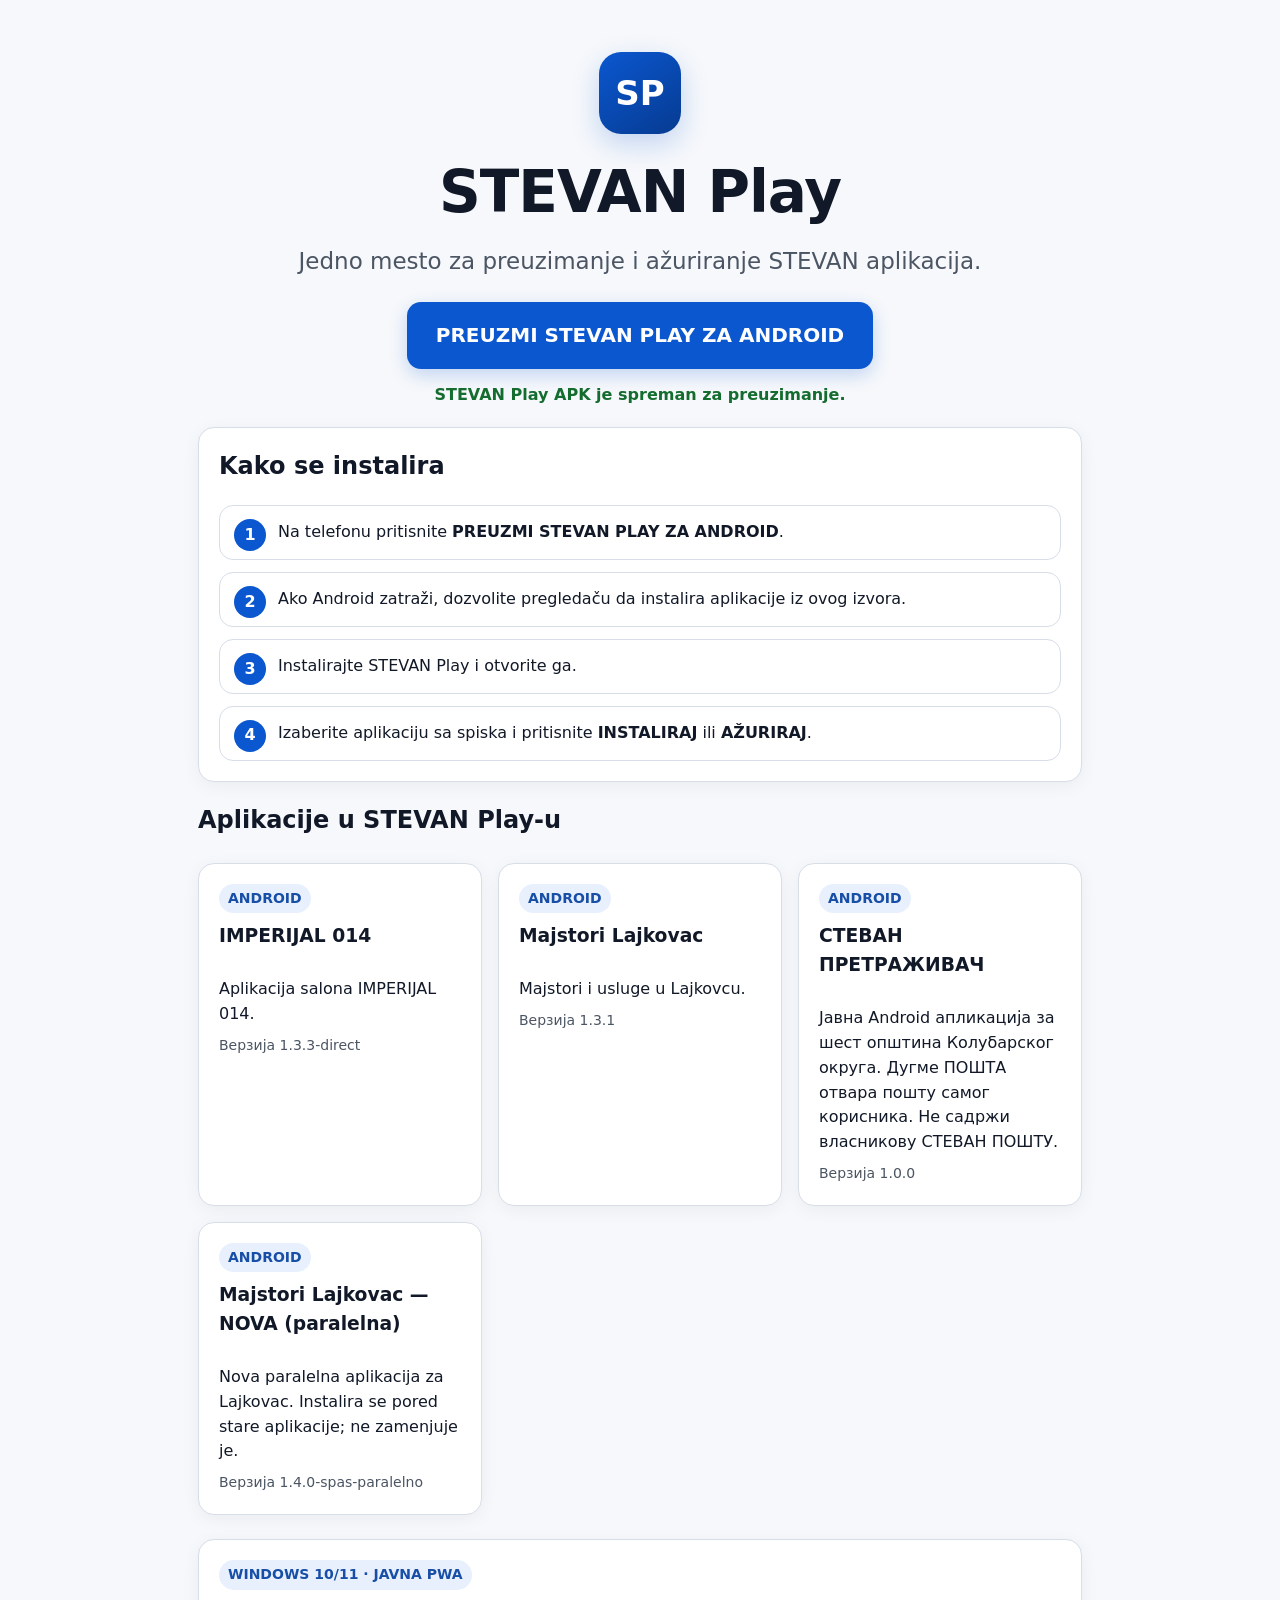
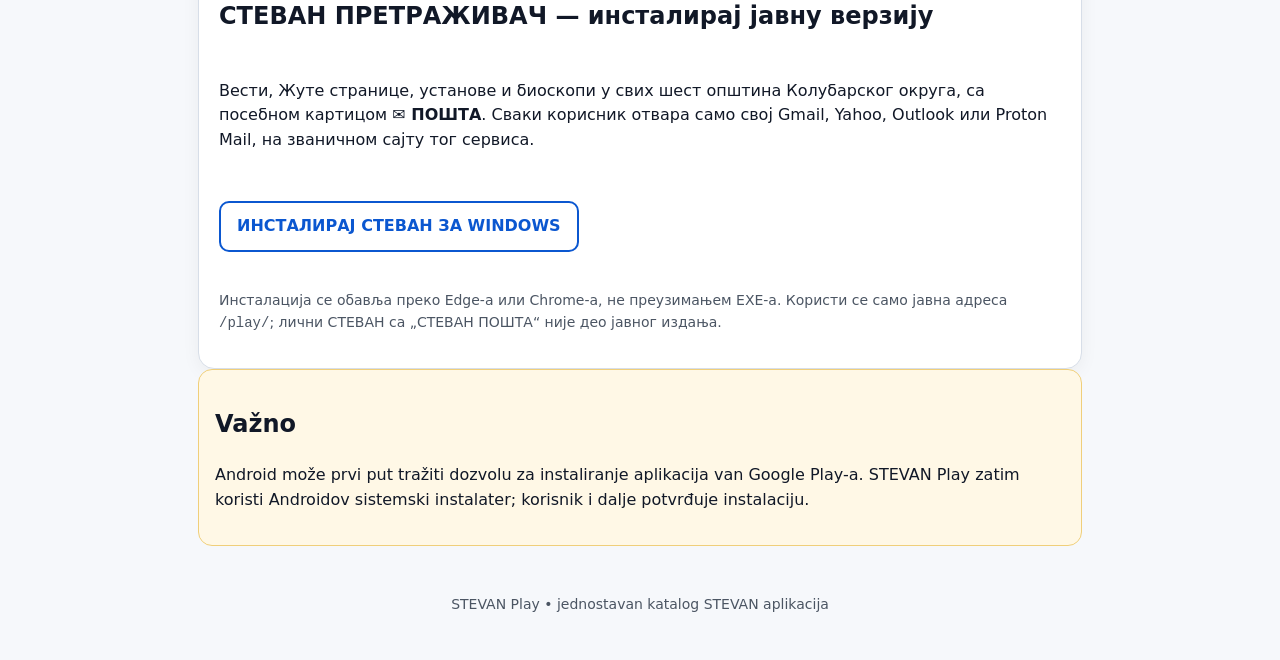
<file: index.html>
<!doctype html>
<html lang="sr-Latn">
<head>
  <meta charset="utf-8">
  <meta name="viewport" content="width=device-width,initial-scale=1,viewport-fit=cover">
  <meta name="theme-color" content="#0b57d0">
  <meta name="description" content="STEVAN Play — preuzimanje STEVAN aplikacija i pristup STEVAN PRETRAŽIVAČU za Kolubarski okrug.">
  <title>STEVAN Play</title>
  <link rel="stylesheet" href="assets/style.css">
</head>
<body>
<main class="wrap">
  <section class="hero" aria-labelledby="naslov">
    <div class="logo" aria-hidden="true">SP</div>
    <h1 id="naslov">STEVAN Play</h1>
    <p class="lead">Jedno mesto za preuzimanje i ažuriranje STEVAN aplikacija.</p>
    <a id="downloadBtn" class="download disabled" aria-disabled="true">PREUZMI STEVAN PLAY ZA ANDROID</a>
    <p id="downloadStatus" class="status warn" aria-live="polite">Proveravam dostupnost APK-a…</p>
  </section>

  <section class="card" aria-labelledby="kako">
    <h2 id="kako">Kako se instalira</h2>
    <div class="steps">
      <div class="step">Na telefonu pritisnite <strong>PREUZMI STEVAN PLAY ZA ANDROID</strong>.</div>
      <div class="step">Ako Android zatraži, dozvolite pregledaču da instalira aplikacije iz ovog izvora.</div>
      <div class="step">Instalirajte STEVAN Play i otvorite ga.</div>
      <div class="step">Izaberite aplikaciju sa spiska i pritisnite <strong>INSTALIRAJ</strong> ili <strong>AŽURIRAJ</strong>.</div>
    </div>
  </section>

  <section aria-labelledby="aplikacije">
    <h2 id="aplikacije">Aplikacije u STEVAN Play-u</h2>
    <div id="apps" class="grid"><div class="card">Učitavam katalog…</div></div>
  </section>

  <section class="card app" id="windows-pwa" aria-labelledby="windows-pwa-naslov">
    <span class="badge">WINDOWS 10/11 · JAVNA PWA</span>
    <h2 id="windows-pwa-naslov">СТЕВАН ПРЕТРАЖИВАЧ — инсталирај јавну верзију</h2>
    <p>Вести, Жуте странице, установе и биоскопи у свих шест општина Колубарског округа, са посебном картицом <strong>✉ ПОШТА</strong>. Сваки корисник отвара само свој Gmail, Yahoo, Outlook или Proton Mail, на званичном сајту тог сервиса.</p>
    <p><a class="btn" href="stevan-pretrazivac/instaliraj-windows.html">ИНСТАЛИРАЈ СТЕВАН ЗА WINDOWS</a></p>
    <p class="meta">Инсталација се обавља преко Edge-а или Chrome-а, не преузимањем EXE-а. Користи се само јавна адреса <code>/play/</code>; лични СТЕВАН са „СТЕВАН ПОШТА“ није део јавног издања.</p>
  </section>

  <section class="note" aria-labelledby="bezbednost">
    <h2 id="bezbednost">Važno</h2>
    <p>Android može prvi put tražiti dozvolu za instaliranje aplikacija van Google Play-a. STEVAN Play zatim koristi Androidov sistemski instalater; korisnik i dalje potvrđuje instalaciju.</p>
  </section>
</main>
<footer>STEVAN Play • jednostavan katalog STEVAN aplikacija</footer>
<script src="assets/app.js"></script>
</body>
</html>
</file>
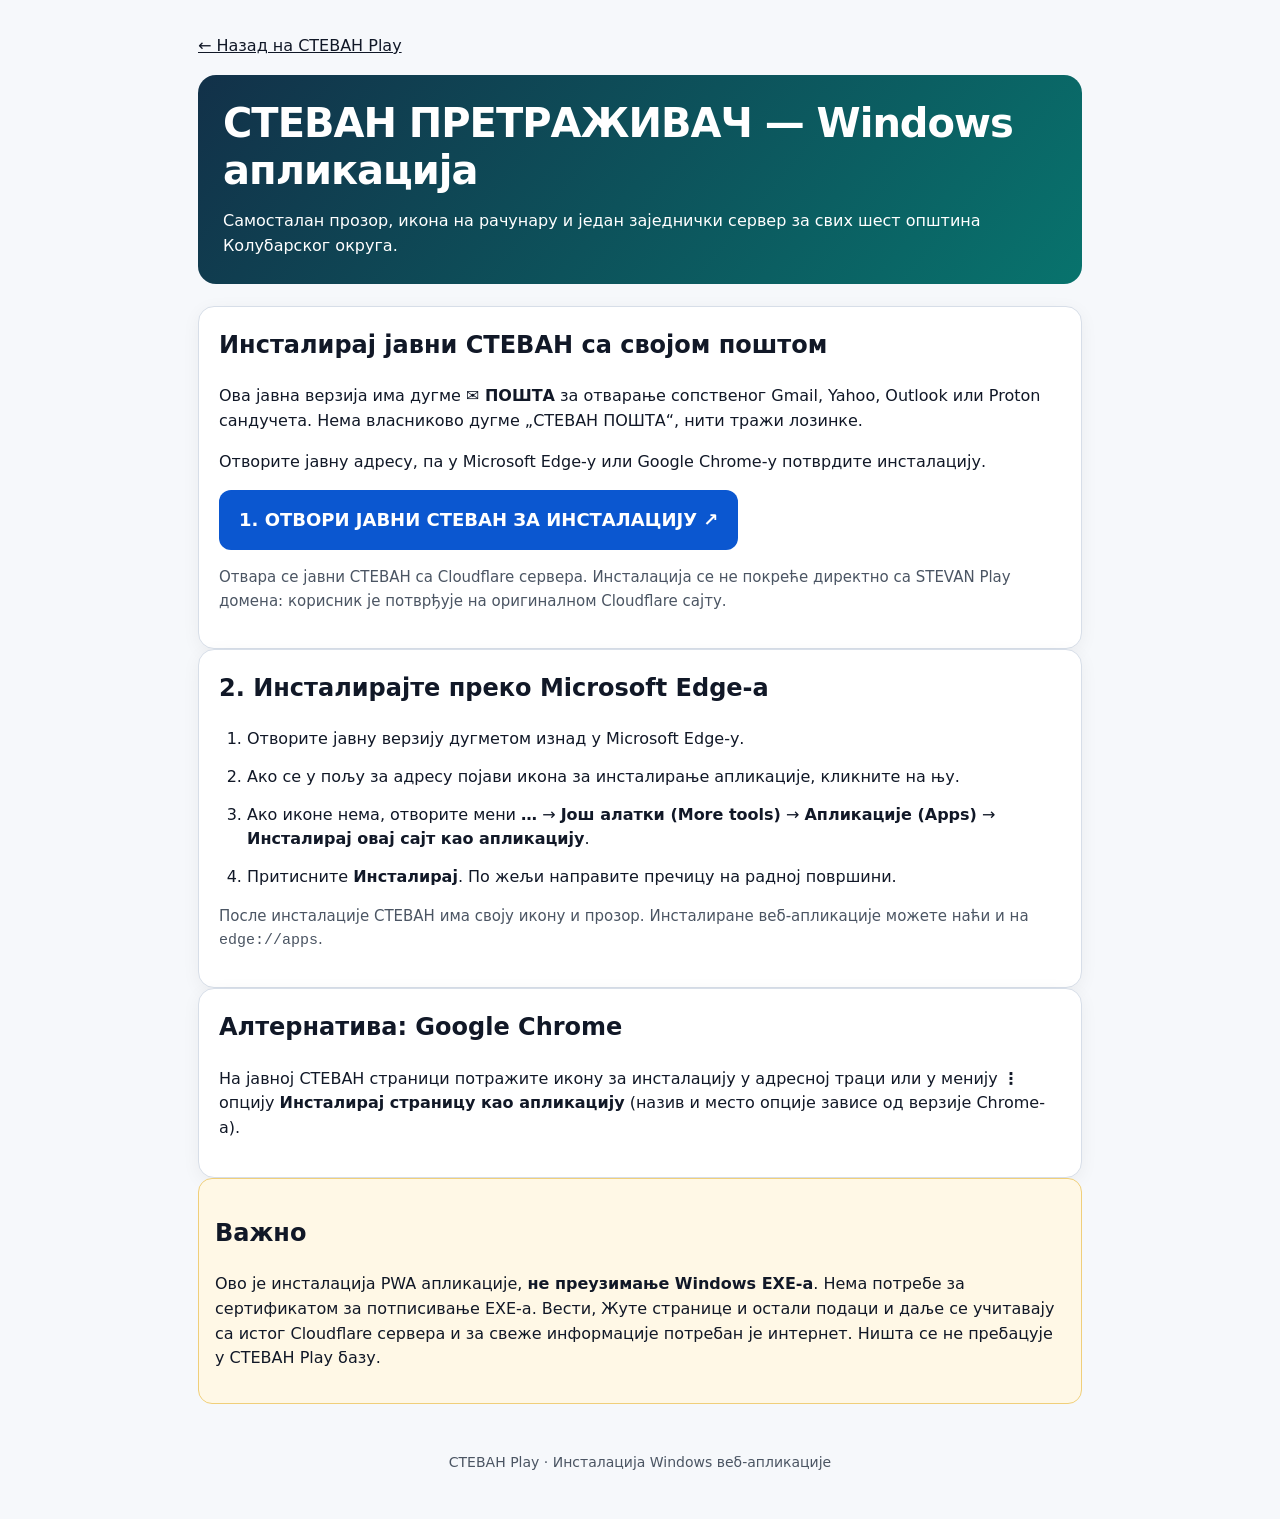
<file: stevan-pretrazivac/instaliraj-windows.html>
<!doctype html>
<html lang="sr">
<head>
  <meta charset="utf-8">
  <meta name="viewport" content="width=device-width,initial-scale=1,viewport-fit=cover">
  <meta name="theme-color" content="#105d68">
  <meta name="description" content="Инсталирајте СТЕВАН претраживач као засебну Windows веб-апликацију преко Microsoft Edge-а или Google Chrome-а.">
  <title>Инсталирај СТЕВАН за Windows — СТЕВАН Play</title>
  <link rel="stylesheet" href="../assets/style.css">
  <style>
    .install-hero{background:linear-gradient(130deg,#123149,#08736d);color:#fff;padding:25px;border-radius:18px;margin:14px 0 22px}
    .install-hero h1{font-size:clamp(26px,6vw,40px);line-height:1.17}
    .install-hero p{margin-bottom:0}
    .install-link{display:inline-flex;align-items:center;justify-content:center;padding:16px 20px;min-height:58px;font-size:18px;font-weight:800;background:#0b57d0;color:white;border-radius:12px;text-decoration:none;max-width:100%;text-align:center}
    .install-link:focus-visible{outline:4px solid #ffbf47;outline-offset:4px}
    .steps-list{margin:14px 0;padding-left:28px}
    .steps-list li{margin:13px 0}
    .howto{background:var(--card)}
    .small{font-size:15px;color:var(--muted)}
  </style>
</head>
<body>
<main class="wrap">
  <p><a href="../">← Назад на СТЕВАН Play</a></p>
  <header class="install-hero">
    <h1>СТЕВАН ПРЕТРАЖИВАЧ — Windows апликација</h1>
    <p>Самосталан прозор, икона на рачунару и један заједнички сервер за свих шест општина Колубарског округа.</p>
  </header>
  <section class="card" aria-labelledby="pocni">
    <h2 id="pocni">Инсталирај јавни СТЕВАН са својом поштом</h2>
    <p>Ова јавна верзија има дугме <strong>✉ ПОШТА</strong> за отварање сопственог Gmail, Yahoo, Outlook или Proton сандучета. Нема власниково дугме „СТЕВАН ПОШТА“, нити тражи лозинке.</p>
    <p>Отворите јавну адресу, па у Microsoft Edge-у или Google Chrome-у потврдите инсталацију.</p>
    <p><a class="install-link" href="https://stevan-kolubara-index.014sita.workers.dev/play/" target="_blank" rel="noopener noreferrer">1. ОТВОРИ ЈАВНИ СТЕВАН ЗА ИНСТАЛАЦИЈУ ↗</a></p>
    <p class="small">Отвара се јавни СТЕВАН са Cloudflare сервера. Инсталација се не покреће директно са STEVAN Play домена: корисник је потврђује на оригиналном Cloudflare сајту.</p>
  </section>
  <section class="card howto" aria-labelledby="edge">
    <h2 id="edge">2. Инсталирајте преко Microsoft Edge-а</h2>
    <ol class="steps-list">
      <li>Отворите јавну верзију дугметом изнад у Microsoft Edge-у.</li>
      <li>Ако се у пољу за адресу појави икона за инсталирање апликације, кликните на њу.</li>
      <li>Ако иконе нема, отворите мени <strong>…</strong> → <strong>Још алатки (More tools)</strong> → <strong>Апликације (Apps)</strong> → <strong>Инсталирај овај сајт као апликацију</strong>.</li>
      <li>Притисните <strong>Инсталирај</strong>. По жељи направите пречицу на радној површини.</li>
    </ol>
    <p class="small">После инсталације СТЕВАН има своју икону и прозор. Инсталиране веб-апликације можете наћи и на <code>edge://apps</code>.</p>
  </section>
  <section class="card" aria-labelledby="chrome">
    <h2 id="chrome">Алтернатива: Google Chrome</h2>
    <p>На јавној СТЕВАН страници потражите икону за инсталацију у адресној траци или у менију <strong>⋮</strong> опцију <strong>Инсталирај страницу као апликацију</strong> (назив и место опције зависе од верзије Chrome-а).</p>
  </section>
  <section class="note" aria-labelledby="vazno">
    <h2 id="vazno">Важно</h2>
    <p>Ово је инсталација PWA апликације, <strong>не преузимање Windows EXE-а</strong>. Нема потребе за сертификатом за потписивање EXE-а. Вести, Жуте странице и остали подаци и даље се учитавају са истог Cloudflare сервера и за свеже информације потребан је интернет. Ништа се не пребацује у СТЕВАН Play базу.</p>
  </section>
</main>
<footer>СТЕВАН Play · Инсталација Windows веб-апликације</footer>
</body>
</html>
</file>
<file: assets/style.css>
:root{--bg:#f6f8fb;--card:#fff;--text:#111827;--muted:#4b5563;--accent:#0b57d0;--accent2:#063b91;--ok:#146c2e;--warn:#8a4b00;--border:#d7dee8;--focus:#ffbf47}
*{box-sizing:border-box}
html{scroll-behavior:smooth}
body{margin:0;font-family:system-ui,-apple-system,"Segoe UI",Roboto,Arial,sans-serif;background:var(--bg);color:var(--text);line-height:1.55}
a{color:inherit}
.wrap{max-width:920px;margin:0 auto;padding:18px}
.hero{padding:34px 0 20px;text-align:center}
.logo{width:82px;height:82px;border-radius:22px;background:linear-gradient(145deg,var(--accent),var(--accent2));color:#fff;display:grid;place-items:center;margin:0 auto 14px;font-size:34px;font-weight:800;box-shadow:0 10px 28px rgba(11,87,208,.22)}
h1{font-size:clamp(34px,8vw,58px);margin:0 0 6px;letter-spacing:-1px}
.lead{font-size:clamp(18px,3.6vw,23px);color:var(--muted);max-width:700px;margin:0 auto 22px}
.download{display:inline-flex;align-items:center;justify-content:center;min-height:62px;padding:15px 26px;border-radius:14px;background:var(--accent);color:#fff;text-decoration:none;font-size:20px;font-weight:800;border:3px solid transparent;box-shadow:0 6px 18px rgba(11,87,208,.22)}
.download:hover{background:var(--accent2)}
.download:focus-visible,.btn:focus-visible,a:focus-visible{outline:4px solid var(--focus);outline-offset:3px}
.download.disabled{background:#6b7280;cursor:not-allowed;box-shadow:none}
.status{margin:14px auto 0;max-width:720px;font-weight:700}
.status.ok{color:var(--ok)}.status.warn{color:var(--warn)}
.grid{display:grid;grid-template-columns:repeat(auto-fit,minmax(260px,1fr));gap:16px;margin:24px 0}
.card{background:var(--card);border:1px solid var(--border);border-radius:16px;padding:20px;box-shadow:0 4px 18px rgba(0,0,0,.05)}
.card h2,.card h3{margin-top:0}
.steps{counter-reset:step;display:grid;gap:12px}
.step{position:relative;padding:14px 14px 14px 58px;background:#fff;border:1px solid var(--border);border-radius:14px}
.step:before{counter-increment:step;content:counter(step);position:absolute;left:14px;top:13px;width:32px;height:32px;border-radius:50%;display:grid;place-items:center;background:var(--accent);color:#fff;font-weight:800}
.app{display:flex;flex-direction:column;gap:8px}
.badge{display:inline-block;width:max-content;padding:4px 9px;border-radius:999px;background:#e8f0fe;color:#174ea6;font-weight:700;font-size:14px}
.meta{color:var(--muted);font-size:14px}
.btn{display:inline-flex;align-items:center;justify-content:center;min-height:48px;padding:11px 16px;border-radius:10px;border:2px solid var(--accent);color:var(--accent);font-weight:800;text-decoration:none;background:#fff}
.note{background:#fff8e6;border:1px solid #f0cf7a;border-radius:14px;padding:16px}
footer{padding:30px 0 46px;color:var(--muted);font-size:14px;text-align:center}
@media (prefers-reduced-motion:reduce){*{scroll-behavior:auto!important}}
@media (prefers-color-scheme:dark){:root{--bg:#111827;--card:#1f2937;--text:#f9fafb;--muted:#d1d5db;--border:#374151}.step{background:var(--card)}.note{background:#352b12;border-color:#7a6420}.btn{background:var(--card)}}

/* Podrška za web aplikacije — bez menjanja postojećih APK kartica */
.badge.web{background:#e5f7f0;color:#075840}
.catalog-intro{color:var(--muted);margin-top:0}
.web-install-help{border-top:1px solid var(--border);padding-top:10px;margin-top:6px}
.web-install-help summary{cursor:pointer;font-weight:700}
.web-install-help p{font-size:15px;color:var(--muted);margin-bottom:0}
.app .btn{align-self:flex-start;margin-top:8px}
</file>
